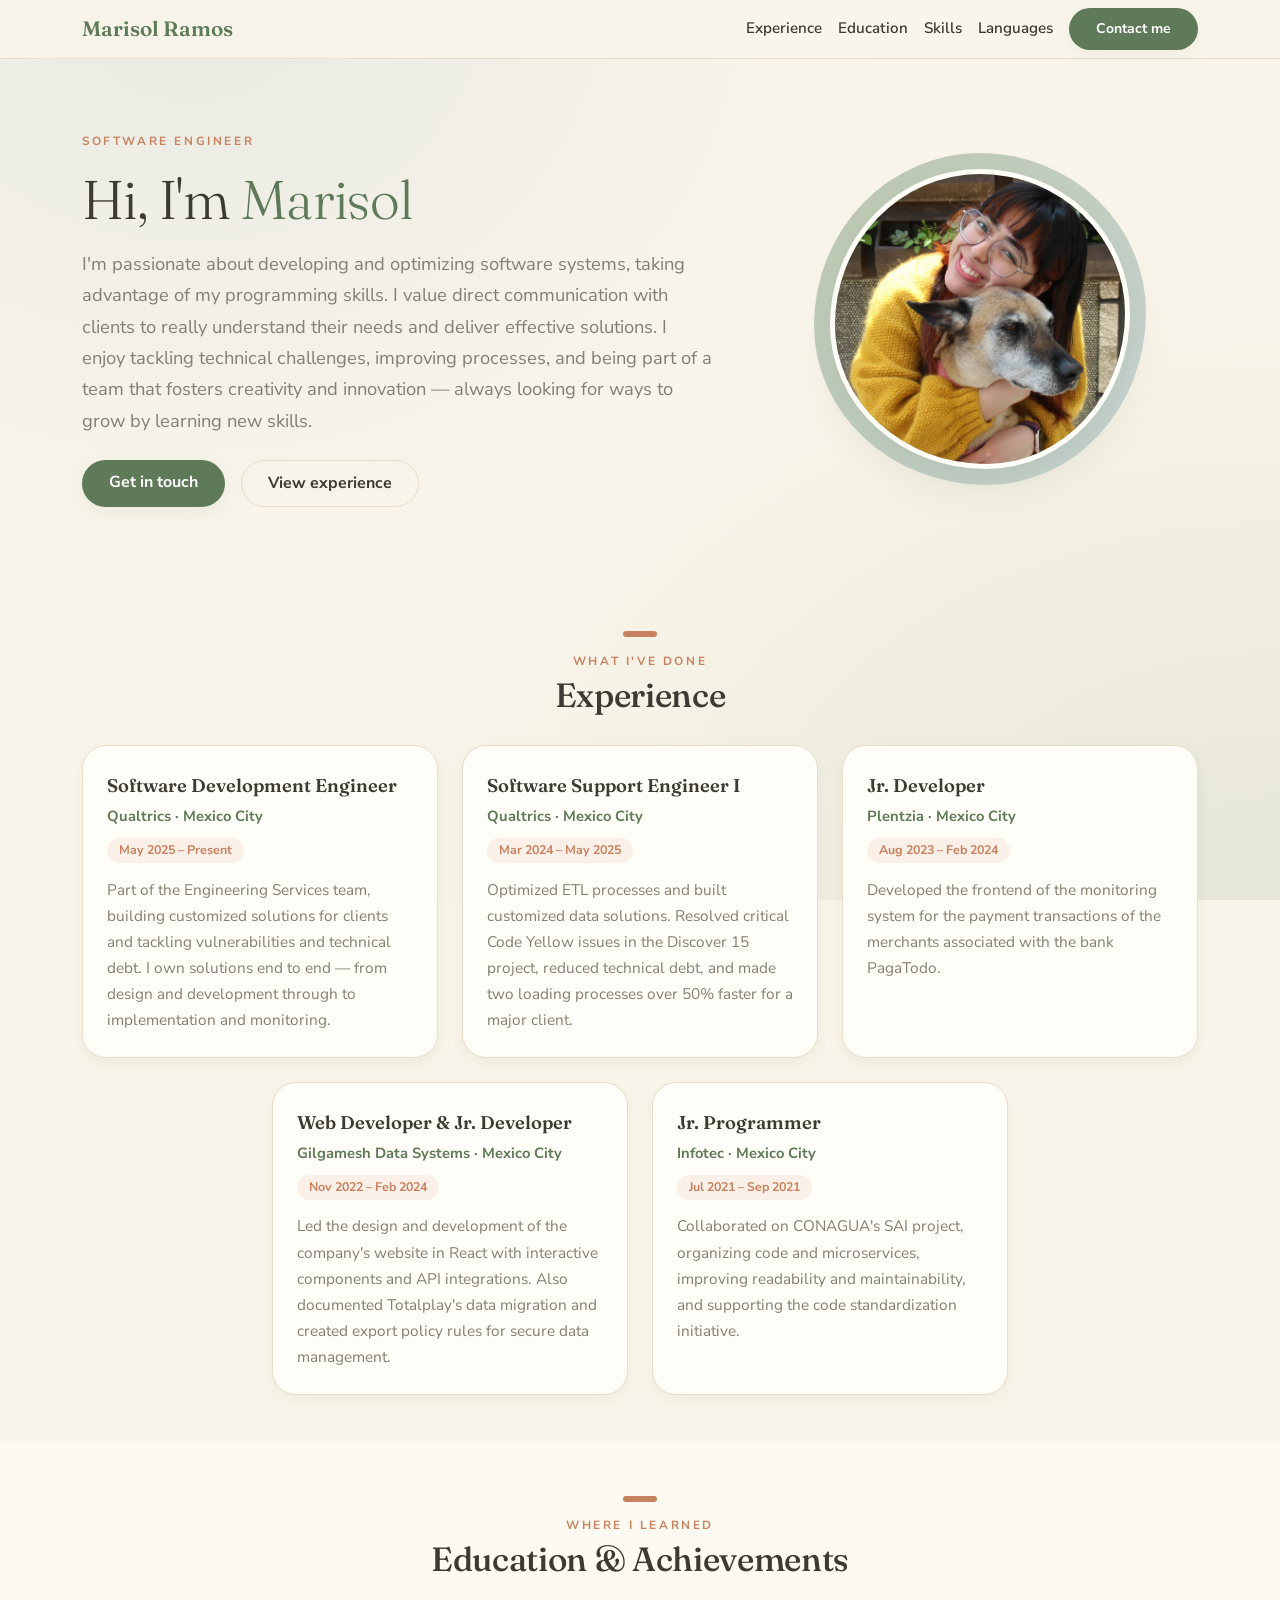
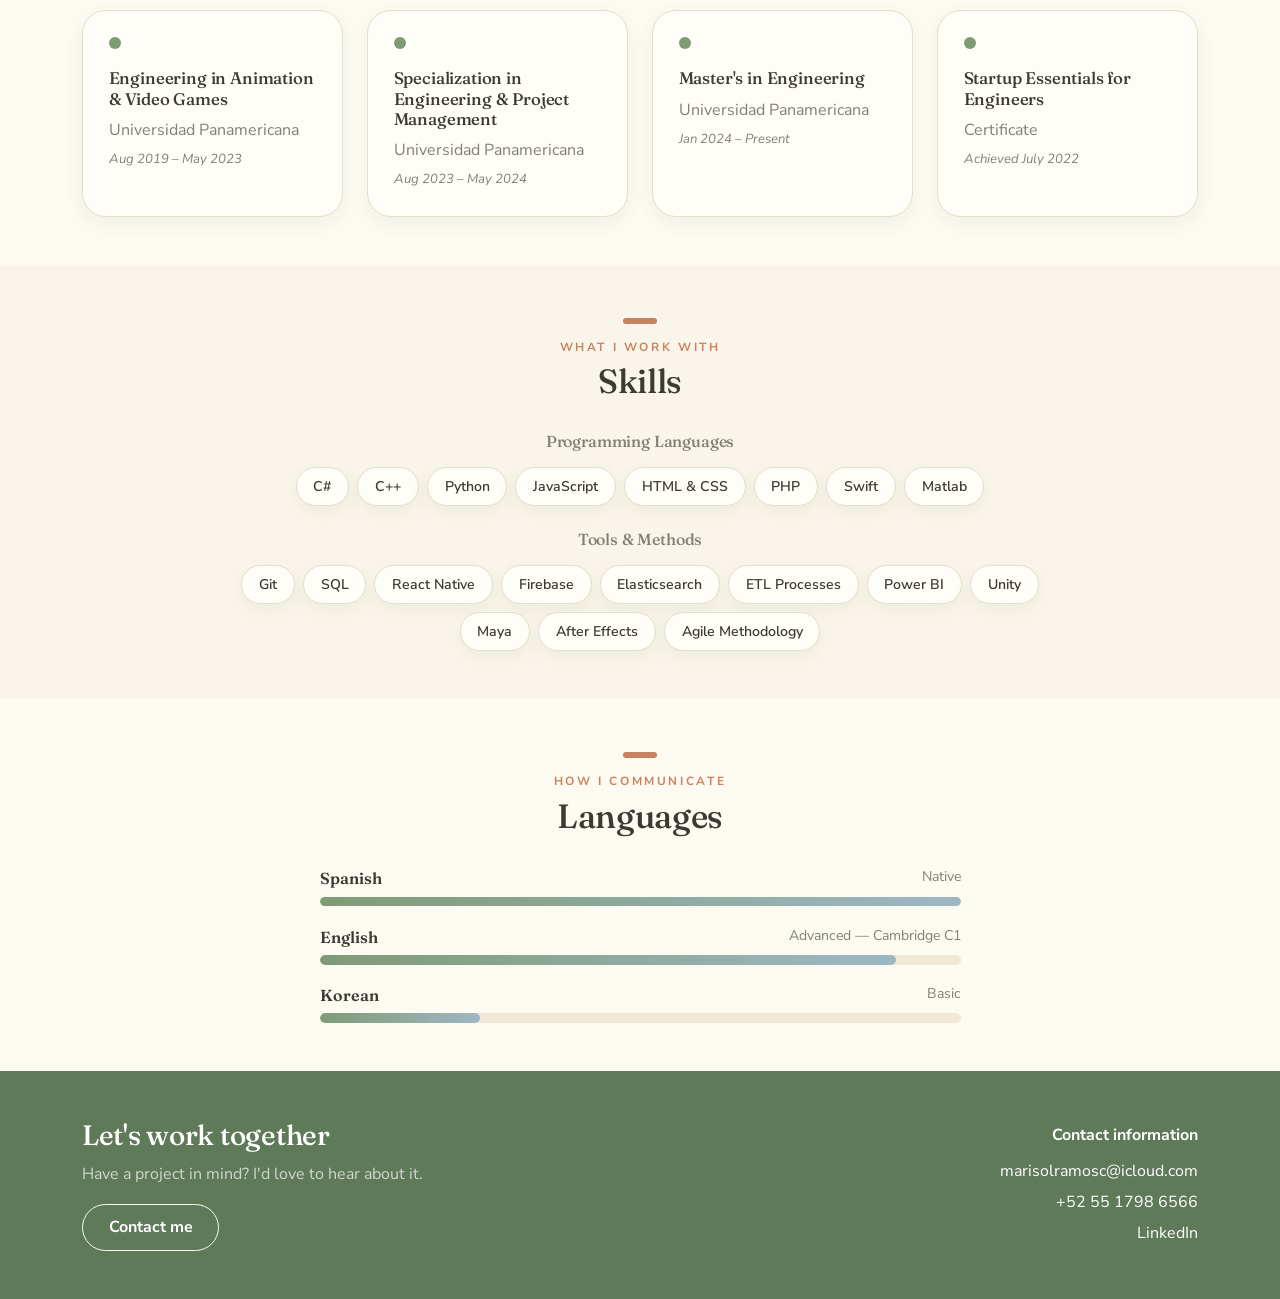
<file: index.html>
<!doctype html>
<html lang="en">
  <head>
    <meta charset="UTF-8" />
    <meta name="viewport" content="width=device-width, initial-scale=1.0" />
    <meta
      name="description"
      content="Personal portfolio of Marisol Ramos Correa — Software Engineer passionate about building and optimizing software systems."
    />
    <meta name="author" content="Marisol Ramos Correa" />
    <title>Marisol Ramos Correa — Software Engineer</title>

    <!-- Fonts -->
    <link rel="preconnect" href="https://fonts.googleapis.com" />
    <link rel="preconnect" href="https://fonts.gstatic.com" crossorigin />
    <link
      href="https://fonts.googleapis.com/css2?family=Fraunces:ital,opsz,wght@0,9..144,400..600;1,9..144,400&family=Nunito+Sans:wght@400;600;700;800&display=swap"
      rel="stylesheet"
    />

    <!-- Bootstrap 5 -->
    <link
      href="https://cdn.jsdelivr.net/npm/bootstrap@5.3.3/dist/css/bootstrap.min.css"
      rel="stylesheet"
      integrity="sha384-QWTKZyjpPEjISv5WaRU9OFeRpok6YctnYmDr5pNlyT2bRjXh0JMhjY6hW+ALEwIH"
      crossorigin="anonymous"
    />

    <!-- Custom styles -->
    <link rel="stylesheet" href="styles.css" />
  </head>

  <body>
    <!------------------ HEADER / NAV ------------------>
    <header>
      <nav
        class="navbar navbar-expand-lg sticky-top"
        aria-label="Main navigation"
      >
        <div class="container">
          <a class="navbar-brand" href="#top">Marisol Ramos</a>
          <button
            class="navbar-toggler"
            type="button"
            data-bs-toggle="collapse"
            data-bs-target="#mainNav"
            aria-controls="mainNav"
            aria-expanded="false"
            aria-label="Toggle navigation"
          >
            <span class="navbar-toggler-icon"></span>
          </button>
          <div class="collapse navbar-collapse" id="mainNav">
            <ul class="navbar-nav ms-auto mb-2 mb-lg-0 align-items-lg-center">
              <li class="nav-item">
                <a class="nav-link" href="#experience">Experience</a>
              </li>
              <li class="nav-item">
                <a class="nav-link" href="#education">Education</a>
              </li>
              <li class="nav-item">
                <a class="nav-link" href="#skills">Skills</a>
              </li>
              <li class="nav-item">
                <a class="nav-link" href="#languages">Languages</a>
              </li>
              <li class="nav-item ms-lg-2">
                <a class="btn btn-leaf btn-sm" href="form.html">Contact me</a>
              </li>
            </ul>
          </div>
        </div>
      </nav>
    </header>

    <!------------------ MAIN ------------------>
    <main id="top">
      <!-- HERO -->
      <section class="hero py-5" aria-label="Introduction">
        <div class="container py-4">
          <div class="row align-items-center g-5">
            <div class="col-lg-7 order-2 order-lg-1 text-center text-lg-start">
              <p class="eyebrow mb-3">Software Engineer</p>
              <h1 class="display-3 mb-3">
                Hi, I'm <span class="text-sage">Marisol</span>
              </h1>
              <p class="hero__lead mx-auto mx-lg-0">
                I'm passionate about developing and optimizing software systems,
                taking advantage of my programming skills. I value direct
                communication with clients to really understand their needs and
                deliver effective solutions. I enjoy tackling technical
                challenges, improving processes, and being part of a team that
                fosters creativity and innovation — always looking for ways to
                grow by learning new skills.
              </p>
              <div
                class="d-flex flex-wrap gap-3 justify-content-center justify-content-lg-start mt-4"
              >
                <a href="form.html" class="btn btn-leaf">Get in touch</a>
                <a href="#experience" class="btn btn-soft">View experience</a>
              </div>
            </div>
            <div class="col-lg-5 order-1 order-lg-2 text-center">
              <span class="hero__photo-wrap">
                <img
                  src="images/ProfilePic.JPG"
                  alt="Portrait of Marisol Ramos Correa"
                  class="hero__photo"
                  width="300"
                  height="300"
                />
              </span>
            </div>
          </div>
        </div>
      </section>

      <!-- EXPERIENCE -->
      <section id="experience" class="py-5" aria-labelledby="experience-title">
        <div class="container">
          <header class="section-title text-center">
            <span class="mark" aria-hidden="true"></span>
            <p class="eyebrow mb-1">What I've done</p>
            <h2 id="experience-title">Experience</h2>
          </header>

          <div class="row g-4 justify-content-center">
            <article class="col-md-6 col-lg-4">
              <div class="soft-card h-100">
                <div class="exp-card__body">
                  <p class="exp-card__role">Software Development Engineer</p>
                  <p class="exp-card__company mb-0">Qualtrics · Mexico City</p>
                  <span class="exp-card__date">May 2025 – Present</span>
                  <p class="exp-card__desc">
                    Part of the Engineering Services team, building customized
                    solutions for clients and tackling vulnerabilities and
                    technical debt. I own solutions end to end — from design and
                    development through to implementation and monitoring.
                  </p>
                </div>
              </div>
            </article>

            <article class="col-md-6 col-lg-4">
              <div class="soft-card h-100">
                <div class="exp-card__body">
                  <p class="exp-card__role">Software Support Engineer I</p>
                  <p class="exp-card__company mb-0">Qualtrics · Mexico City</p>
                  <span class="exp-card__date">Mar 2024 – May 2025</span>
                  <p class="exp-card__desc">
                    Optimized ETL processes and built customized data solutions.
                    Resolved critical Code Yellow issues in the Discover 15
                    project, reduced technical debt, and made two loading
                    processes over 50% faster for a major client.
                  </p>
                </div>
              </div>
            </article>

            <article class="col-md-6 col-lg-4">
              <div class="soft-card h-100">
                <div class="exp-card__body">
                  <p class="exp-card__role">Jr. Developer</p>
                  <p class="exp-card__company mb-0">Plentzia · Mexico City</p>
                  <span class="exp-card__date">Aug 2023 – Feb 2024</span>
                  <p class="exp-card__desc">
                    Developed the frontend of the monitoring system for the
                    payment transactions of the merchants associated with the
                    bank PagaTodo.
                  </p>
                </div>
              </div>
            </article>

            <article class="col-md-6 col-lg-4">
              <div class="soft-card h-100">
                <div class="exp-card__body">
                  <p class="exp-card__role">
                    Web Developer &amp; Jr. Developer
                  </p>
                  <p class="exp-card__company mb-0">
                    Gilgamesh Data Systems · Mexico City
                  </p>
                  <span class="exp-card__date">Nov 2022 – Feb 2024</span>
                  <p class="exp-card__desc">
                    Led the design and development of the company's website in
                    React with interactive components and API integrations. Also
                    documented Totalplay's data migration and created export
                    policy rules for secure data management.
                  </p>
                </div>
              </div>
            </article>

            <article class="col-md-6 col-lg-4">
              <div class="soft-card h-100">
                <div class="exp-card__body">
                  <p class="exp-card__role">Jr. Programmer</p>
                  <p class="exp-card__company mb-0">Infotec · Mexico City</p>
                  <span class="exp-card__date">Jul 2021 – Sep 2021</span>
                  <p class="exp-card__desc">
                    Collaborated on CONAGUA's SAI project, organizing code and
                    microservices, improving readability and maintainability,
                    and supporting the code standardization initiative.
                  </p>
                </div>
              </div>
            </article>
          </div>
        </div>
      </section>

      <!-- EDUCATION -->
      <section
        id="education"
        class="py-5 tint"
        aria-labelledby="education-title"
      >
        <div class="container">
          <header class="section-title text-center">
            <span class="mark" aria-hidden="true"></span>
            <p class="eyebrow mb-1">Where I learned</p>
            <h2 id="education-title">Education &amp; Achievements</h2>
          </header>

          <div class="row g-4 justify-content-center">
            <div class="col-md-6 col-lg-3">
              <article class="info-card h-100">
                <span class="dot" aria-hidden="true"></span>
                <h3>Engineering in Animation &amp; Video Games</h3>
                <p class="text-muted-warm mb-1">Universidad Panamericana</p>
                <p class="meta mb-0">Aug 2019 – May 2023</p>
              </article>
            </div>
            <div class="col-md-6 col-lg-3">
              <article class="info-card h-100">
                <span class="dot" aria-hidden="true"></span>
                <h3>Specialization in Engineering &amp; Project Management</h3>
                <p class="text-muted-warm mb-1">Universidad Panamericana</p>
                <p class="meta mb-0">Aug 2023 – May 2024</p>
              </article>
            </div>
            <div class="col-md-6 col-lg-3">
              <article class="info-card h-100">
                <span class="dot" aria-hidden="true"></span>
                <h3>Master's in Engineering</h3>
                <p class="text-muted-warm mb-1">Universidad Panamericana</p>
                <p class="meta mb-0">Jan 2024 – Present</p>
              </article>
            </div>
            <div class="col-md-6 col-lg-3">
              <article class="info-card h-100">
                <span class="dot" aria-hidden="true"></span>
                <h3>Startup Essentials for Engineers</h3>
                <p class="text-muted-warm mb-1">Certificate</p>
                <p class="meta mb-0">Achieved July 2022</p>
              </article>
            </div>
          </div>
        </div>
      </section>

      <!-- SKILLS -->
      <section id="skills" class="py-5" aria-labelledby="skills-title">
        <div class="container">
          <header class="section-title text-center">
            <span class="mark" aria-hidden="true"></span>
            <p class="eyebrow mb-1">What I work with</p>
            <h2 id="skills-title">Skills</h2>
          </header>

          <div class="row justify-content-center">
            <div class="col-lg-9 text-center">
              <h3 class="h6 text-muted-warm mb-3">Programming Languages</h3>
              <ul
                class="list-unstyled d-flex flex-wrap gap-2 justify-content-center mb-4"
                aria-label="Programming languages"
              >
                <li class="pill">C#</li>
                <li class="pill">C++</li>
                <li class="pill">Python</li>
                <li class="pill">JavaScript</li>
                <li class="pill">HTML &amp; CSS</li>
                <li class="pill">PHP</li>
                <li class="pill">Swift</li>
                <li class="pill">Matlab</li>
              </ul>

              <h3 class="h6 text-muted-warm mb-3">Tools &amp; Methods</h3>
              <ul
                class="list-unstyled d-flex flex-wrap gap-2 justify-content-center mb-0"
                aria-label="Tools and methods"
              >
                <li class="pill">Git</li>
                <li class="pill">SQL</li>
                <li class="pill">React Native</li>
                <li class="pill">Firebase</li>
                <li class="pill">Elasticsearch</li>
                <li class="pill">ETL Processes</li>
                <li class="pill">Power BI</li>
                <li class="pill">Unity</li>
                <li class="pill">Maya</li>
                <li class="pill">After Effects</li>
                <li class="pill">Agile Methodology</li>
              </ul>
            </div>
          </div>
        </div>
      </section>

      <!-- LANGUAGES -->
      <section
        id="languages"
        class="py-5 tint"
        aria-labelledby="languages-title"
      >
        <div class="container">
          <header class="section-title text-center">
            <span class="mark" aria-hidden="true"></span>
            <p class="eyebrow mb-1">How I communicate</p>
            <h2 id="languages-title">Languages</h2>
          </header>

          <div class="row justify-content-center">
            <div class="col-lg-7">
              <div class="lang-row">
                <div class="label">
                  <span class="name">Spanish</span
                  ><span class="lvl">Native</span>
                </div>
                <div
                  class="lang-bar"
                  role="progressbar"
                  aria-label="Spanish proficiency"
                  aria-valuenow="100"
                  aria-valuemin="0"
                  aria-valuemax="100"
                >
                  <span style="width: 100%"></span>
                </div>
              </div>
              <div class="lang-row">
                <div class="label">
                  <span class="name">English</span
                  ><span class="lvl">Advanced — Cambridge C1</span>
                </div>
                <div
                  class="lang-bar"
                  role="progressbar"
                  aria-label="English proficiency"
                  aria-valuenow="90"
                  aria-valuemin="0"
                  aria-valuemax="100"
                >
                  <span style="width: 90%"></span>
                </div>
              </div>
              <div class="lang-row">
                <div class="label">
                  <span class="name">Korean</span><span class="lvl">Basic</span>
                </div>
                <div
                  class="lang-bar"
                  role="progressbar"
                  aria-label="Korean proficiency"
                  aria-valuenow="25"
                  aria-valuemin="0"
                  aria-valuemax="100"
                >
                  <span style="width: 25%"></span>
                </div>
              </div>
            </div>
          </div>
        </div>
      </section>
    </main>

    <!------------------ FOOTER ------------------>
    <footer class="site-footer py-5" id="contact">
      <div class="container">
        <div class="row gy-4 align-items-center">
          <div class="col-md-6">
            <h2 class="h3 mb-2 text-white">Let's work together</h2>
            <p class="muted mb-3">
              Have a project in mind? I'd love to hear about it.
            </p>
            <a href="form.html" class="btn btn-soft text-white border-light"
              >Contact me</a
            >
          </div>
          <div class="col-md-6 text-md-end">
            <p class="fw-bold mb-2 text-white">Contact information</p>
            <address class="mb-0">
              <p class="mb-1">
                <a href="mailto:marisolramosc@icloud.com"
                  >marisolramosc@icloud.com</a
                >
              </p>
              <p class="mb-1">
                <a href="tel:+525517986566">+52 55 1798 6566</a>
              </p>
              <p class="mb-0">
                <a
                  href="https://www.linkedin.com/in/marisol-ramos-correa-301698243"
                  target="_blank"
                  rel="noopener noreferrer"
                  >LinkedIn</a
                >
              </p>
            </address>
          </div>
        </div>
      </div>
    </footer>

    <!-- Bootstrap JS bundle -->
    <script
      src="https://cdn.jsdelivr.net/npm/bootstrap@5.3.3/dist/js/bootstrap.bundle.min.js"
      integrity="sha384-YvpcrYf0tY3lHB60NNkmXc5s9fDVZLESaAA55NDzOxhy9GkcIdslK1eN7N6jIeHz"
      crossorigin="anonymous"
    ></script>
  </body>
</html>
</file>
<file: styles.css>
:root {
  /* Palette */
  --cream: #faf5ea;
  --cream-deep: #f1e9d6;
  --card: #fffdf7;
  --sage: #7f9b75;
  --sage-deep: #5e7a58;
  --clay: #c8825f;
  --sky: #9db8c4;
  --ink: #3c3a33;
  --muted: #847f72;
  --border: #e7ddc8;

  --shadow-sm: 0 6px 18px rgba(94, 122, 88, 0.08);
  --shadow-md: 0 16px 40px rgba(94, 122, 88, 0.14);
  --radius: 1.5rem;

  --serif: "Fraunces", Georgia, serif;
  --sans: "Nunito Sans", system-ui, sans-serif;
}

/* ---------- Base ---------- */
html {
  scroll-behavior: smooth;
  scroll-padding-top: 5rem;
}

body {
  background-color: var(--cream);
  color: var(--ink);
  font-family: var(--sans);
  background-image:
    radial-gradient(
      ellipse at 15% 0%,
      rgba(157, 184, 196, 0.18),
      transparent 45%
    ),
    radial-gradient(
      ellipse at 100% 100%,
      rgba(127, 155, 117, 0.16),
      transparent 50%
    );
  background-attachment: fixed;
}

h1,
h2,
h3 {
  font-family: var(--serif);
  font-weight: 500;
  letter-spacing: -0.01em;
}

p {
  line-height: 1.7;
}
a {
  color: var(--sage-deep);
}

.eyebrow {
  text-transform: uppercase;
  letter-spacing: 0.22em;
  font-size: 0.74rem;
  font-weight: 700;
  color: var(--clay);
}

.text-sage {
  color: var(--sage-deep) !important;
}
.text-muted-warm {
  color: var(--muted) !important;
}

/* ---------- Navbar ---------- */
.navbar {
  background-color: rgba(250, 245, 234, 0.85);
  backdrop-filter: blur(10px);
  border-bottom: 1px solid var(--border);
}
.navbar-brand {
  font-family: var(--serif);
  font-weight: 600;
  font-size: 1.3rem;
  color: var(--sage-deep);
}
.navbar .nav-link {
  color: var(--ink);
  font-weight: 600;
  font-size: 0.95rem;
}
.navbar .nav-link:hover,
.navbar .nav-link:focus {
  color: var(--clay);
}

/* ---------- Buttons ---------- */
.btn-leaf,
.btn-soft {
  font-weight: 700;
  border-radius: 999px;
  padding: 0.65rem 1.7rem;
  transition:
    transform 0.15s ease,
    box-shadow 0.2s ease,
    background 0.2s ease,
    border-color 0.2s ease,
    color 0.2s ease;
}
.btn-leaf {
  background: var(--sage-deep);
  color: #fff;
  border: none;
  box-shadow: var(--shadow-sm);
}
.btn-leaf:hover,
.btn-leaf:focus {
  color: #fff;
  background: var(--sage);
  transform: translateY(-2px);
  box-shadow: var(--shadow-md);
}
.btn-soft {
  background: transparent;
  color: var(--ink);
  border: 1.5px solid var(--border);
  padding: 0.65rem 1.6rem;
}
.btn-soft:hover {
  color: var(--clay);
  border-color: var(--clay);
}

/* ---------- Hero ---------- */
.hero {
  position: relative;
  overflow: hidden;
}
.hero__photo {
  width: 230px;
  height: 230px;
  object-fit: cover;
  border-radius: 50% 50% 48% 52% / 52% 48% 52% 48%;
  border: 5px solid var(--card);
  box-shadow: var(--shadow-md);
}
.hero__photo-wrap {
  position: relative;
  display: inline-block;
}
.hero__photo-wrap::after {
  content: "";
  position: absolute;
  inset: -16px;
  border-radius: 50% 50% 48% 52% / 52% 48% 52% 48%;
  background: linear-gradient(135deg, var(--sage), var(--sky));
  opacity: 0.5;
  z-index: -1;
}
.hero__lead {
  max-width: 60ch;
  color: var(--muted);
  font-size: 1.08rem;
}

/* ---------- Section headings ---------- */
.section-title {
  margin-bottom: 1.9rem;
}
.section-title h2 {
  font-size: 1.85rem;
  margin: 0.2rem 0 0;
}
.section-title .mark {
  display: inline-block;
  width: 34px;
  height: 3px;
  border-radius: 3px;
  background: var(--clay);
  margin-bottom: 0.4rem;
}

/* ---------- Cards (experience + education) ---------- */
.soft-card,
.info-card {
  background: var(--card);
  border: 1px solid var(--border);
  border-radius: var(--radius);
  box-shadow: var(--shadow-sm);
  transition:
    transform 0.25s ease,
    box-shadow 0.25s ease;
}
.soft-card {
  overflow: hidden;
}
.info-card {
  padding: 1.6rem;
}
.soft-card:hover,
.info-card:hover {
  transform: translateY(-5px);
  box-shadow: var(--shadow-md);
}

/* experience card */
.exp-card__body {
  padding: 1.5rem;
}
.exp-card__role {
  font-family: var(--serif);
  font-size: 1.15rem;
  font-weight: 600;
  margin-bottom: 0.15rem;
}
.exp-card__company {
  font-weight: 700;
  font-size: 0.92rem;
  color: var(--sage-deep);
}
.exp-card__date {
  display: inline-block;
  font-size: 0.78rem;
  font-weight: 700;
  color: var(--clay);
  background: rgba(200, 130, 95, 0.1);
  border-radius: 999px;
  padding: 0.2rem 0.75rem;
  margin: 0.55rem 0 0.85rem;
}
.exp-card__desc {
  color: var(--muted);
  font-size: 0.96rem;
  margin-bottom: 0;
}

/* education card */
.info-card .dot {
  display: inline-block;
  width: 12px;
  height: 12px;
  border-radius: 50%;
  background: var(--sage);
  margin-bottom: 0.8rem;
}
.info-card h3 {
  font-size: 1.05rem;
}
.info-card .meta {
  font-size: 0.82rem;
  color: var(--muted);
  font-style: italic;
}

/* ---------- Skill pills ---------- */
.pill {
  display: inline-block;
  font-weight: 600;
  font-size: 0.88rem;
  padding: 0.5rem 1.05rem;
  border-radius: 999px;
  background: var(--card);
  border: 1px solid var(--border);
  color: var(--ink);
  box-shadow: var(--shadow-sm);
  transition:
    transform 0.15s ease,
    background 0.2s ease,
    color 0.2s ease,
    border-color 0.2s ease;
}
.pill:hover {
  transform: translateY(-2px);
  background: var(--sage);
  color: #fff;
  border-color: var(--sage);
}

/* ---------- Languages ---------- */
.lang-row + .lang-row {
  margin-top: 1.15rem;
}
.lang-row .label {
  display: flex;
  justify-content: space-between;
  margin-bottom: 0.4rem;
}
.lang-row .name {
  font-family: var(--serif);
  font-weight: 600;
}
.lang-row .lvl {
  color: var(--muted);
  font-size: 0.88rem;
}
.lang-bar {
  height: 0.6rem;
  border-radius: 999px;
  background: var(--cream-deep);
  overflow: hidden;
}
.lang-bar > span {
  display: block;
  height: 100%;
  border-radius: 999px;
  background: linear-gradient(90deg, var(--sage), var(--sky));
}

/* ---------- Footer ---------- */
.site-footer {
  background: var(--sage-deep);
  color: #f1ede2;
}
.site-footer a {
  color: #fff;
  text-decoration: none;
}
.site-footer a:hover {
  text-decoration: underline;
}
.site-footer .muted {
  color: rgba(255, 255, 255, 0.7);
}

/* ---------- Forms ---------- */
.form-control,
.form-select {
  background: var(--card);
  border: 1px solid var(--border);
  color: var(--ink);
  border-radius: 0.85rem;
  padding: 0.6rem 0.9rem;
}
.form-control::placeholder {
  color: #b6ae9c;
}
.form-control:focus,
.form-select:focus {
  background: var(--card);
  border-color: var(--sage);
  box-shadow: 0 0 0 0.2rem rgba(127, 155, 117, 0.18);
}
.form-label {
  font-weight: 700;
  font-size: 0.88rem;
  color: var(--ink);
}

/* ---------- Section tint ---------- */
.tint {
  background: rgba(255, 253, 247, 0.6);
}

/* ---------- Responsive ---------- */
@media (min-width: 768px) {
  .hero__photo {
    width: 270px;
    height: 270px;
  }
  .hero__lead {
    font-size: 1.15rem;
  }
  .section-title h2 {
    font-size: 2.1rem;
  }
}
@media (min-width: 992px) {
  .hero__photo {
    width: 300px;
    height: 300px;
  }
  .hero h1.display-3 {
    font-size: 3.4rem;
  }
}

@media (prefers-reduced-motion: reduce) {
  html {
    scroll-behavior: auto;
  }
  * {
    transition: none !important;
  }
}
</file>
